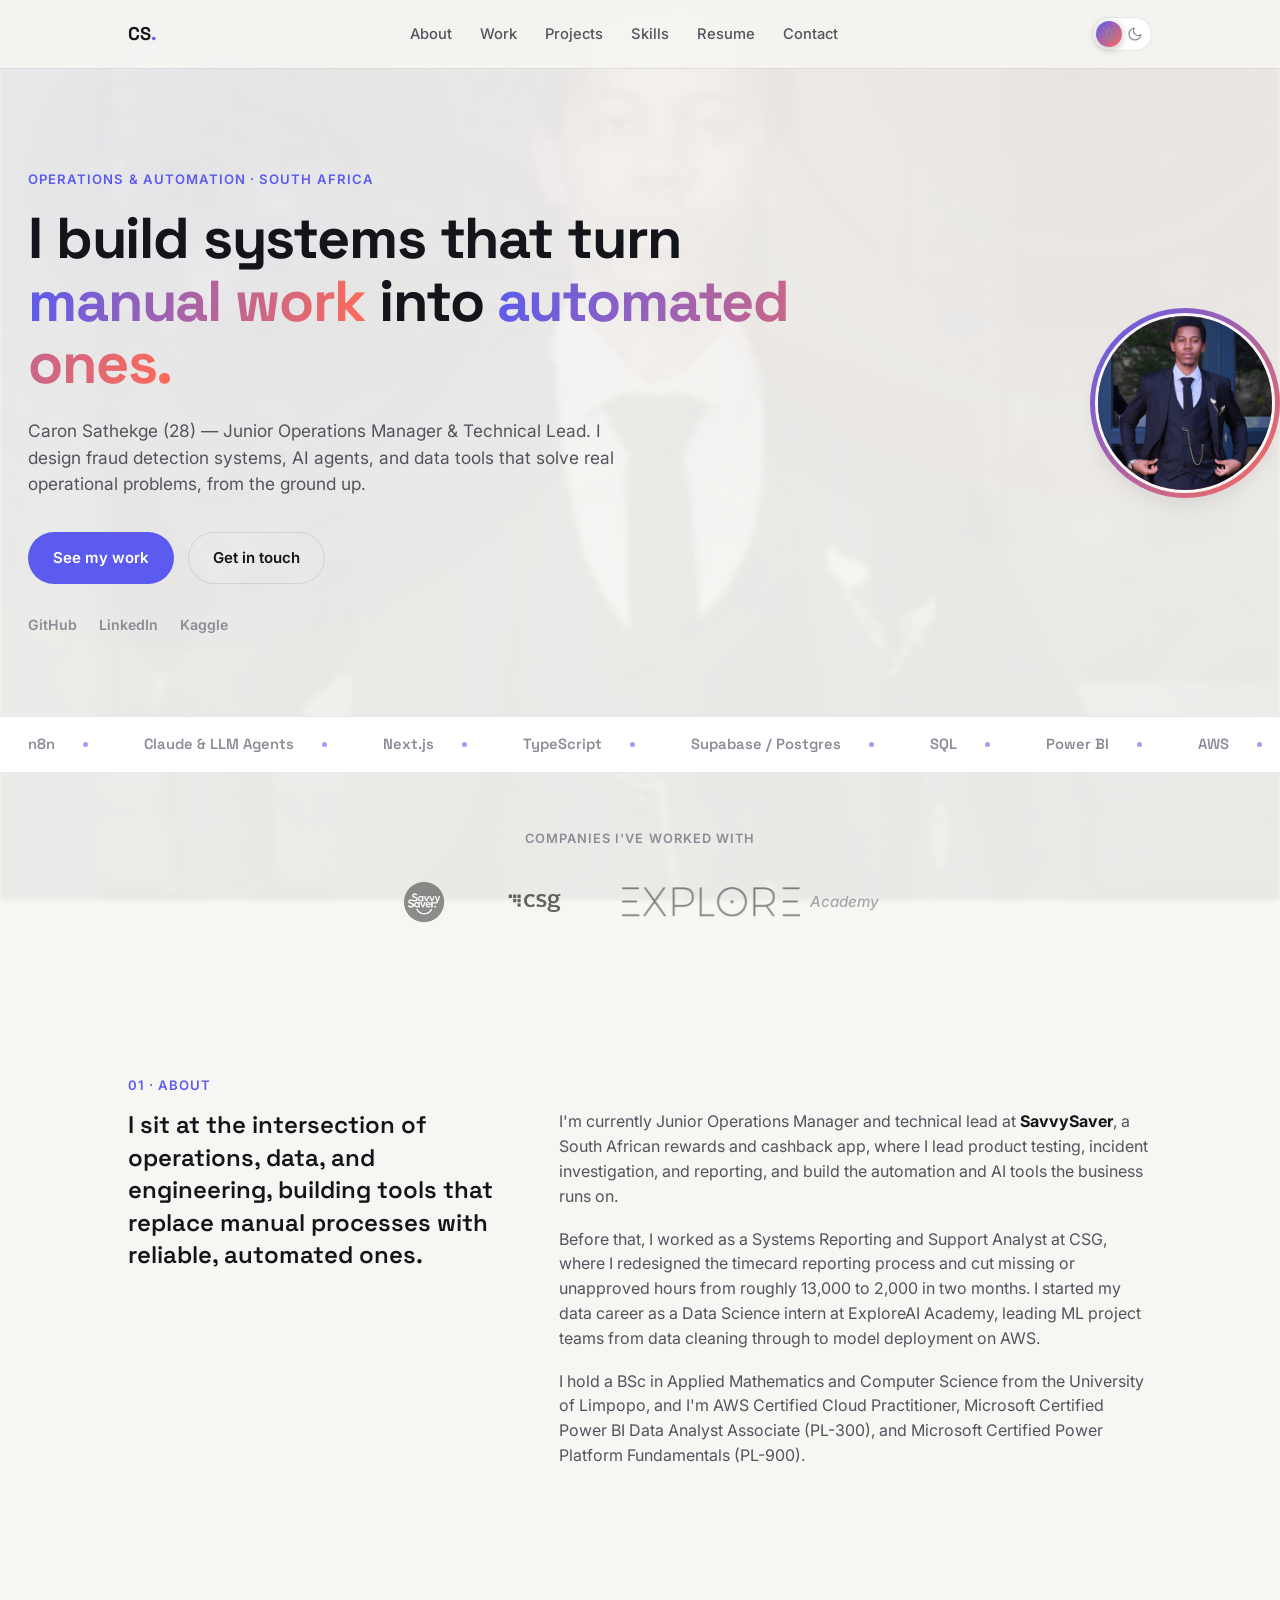
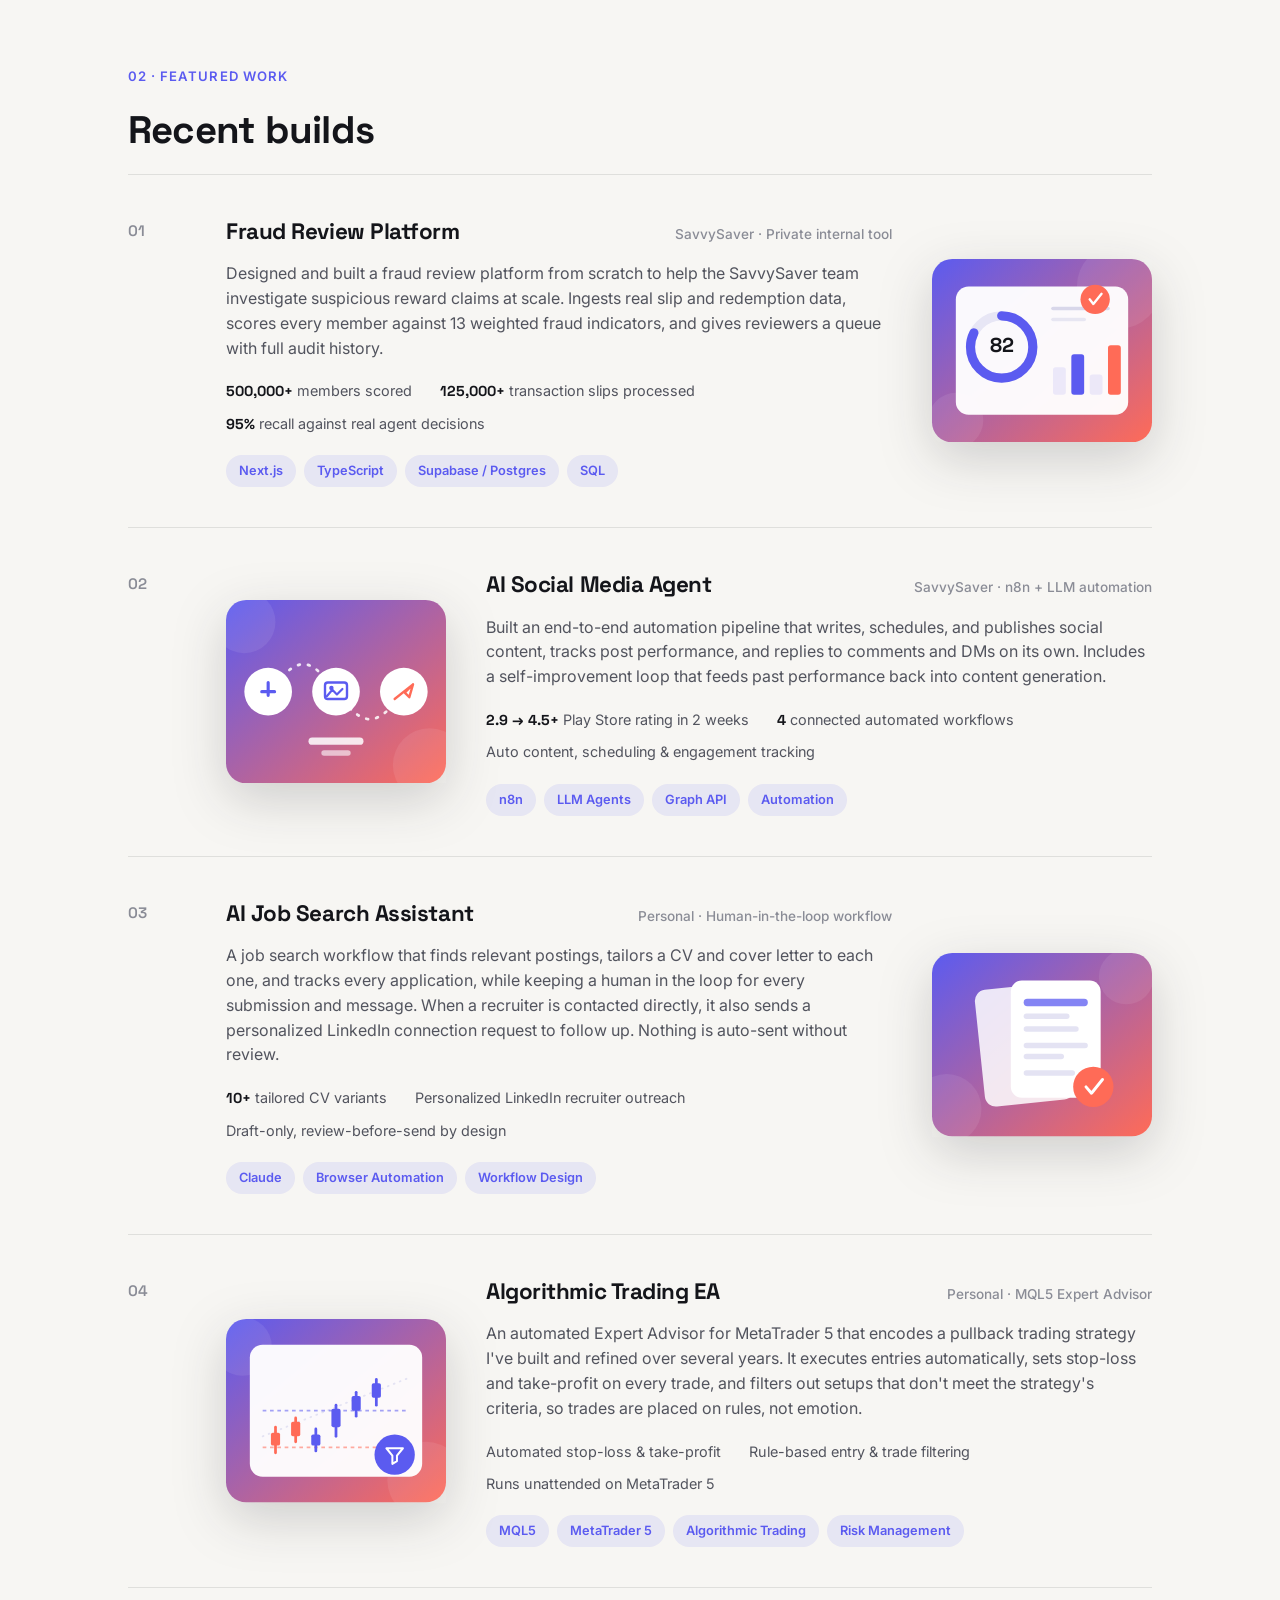
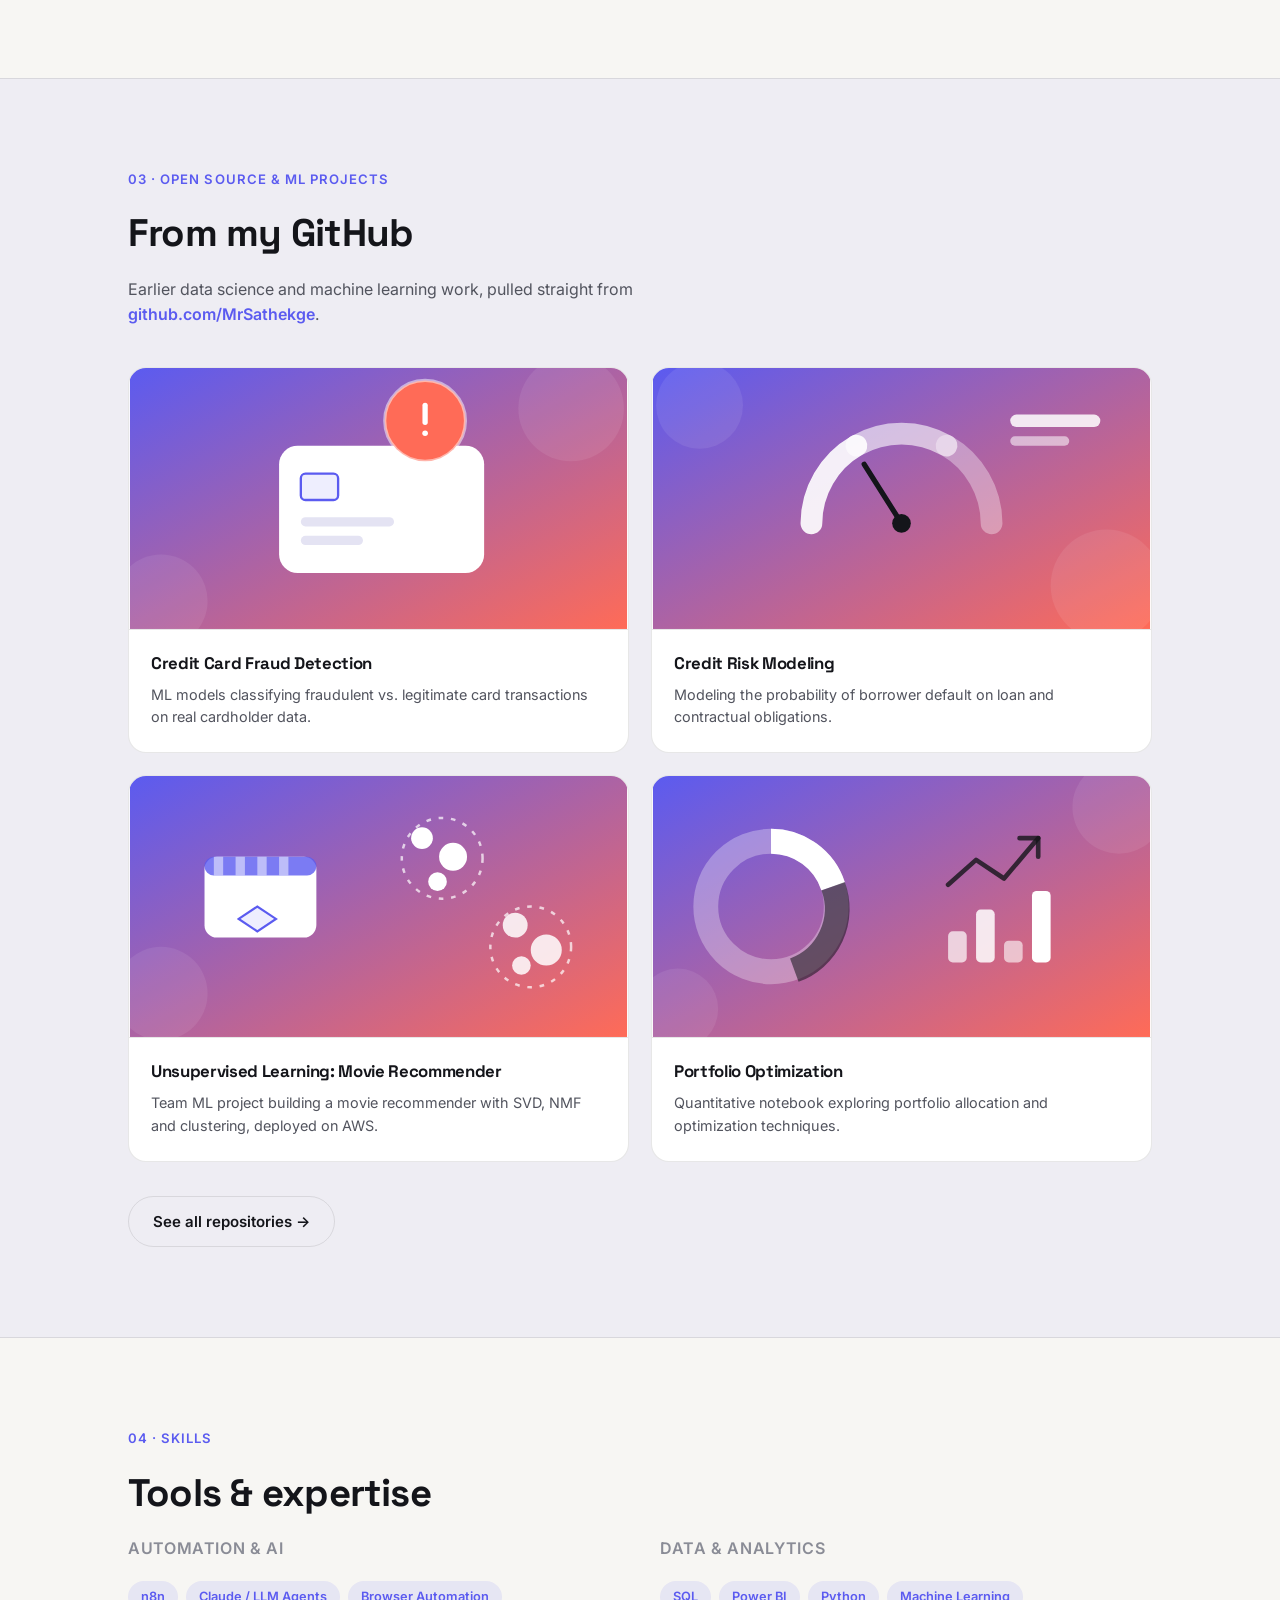
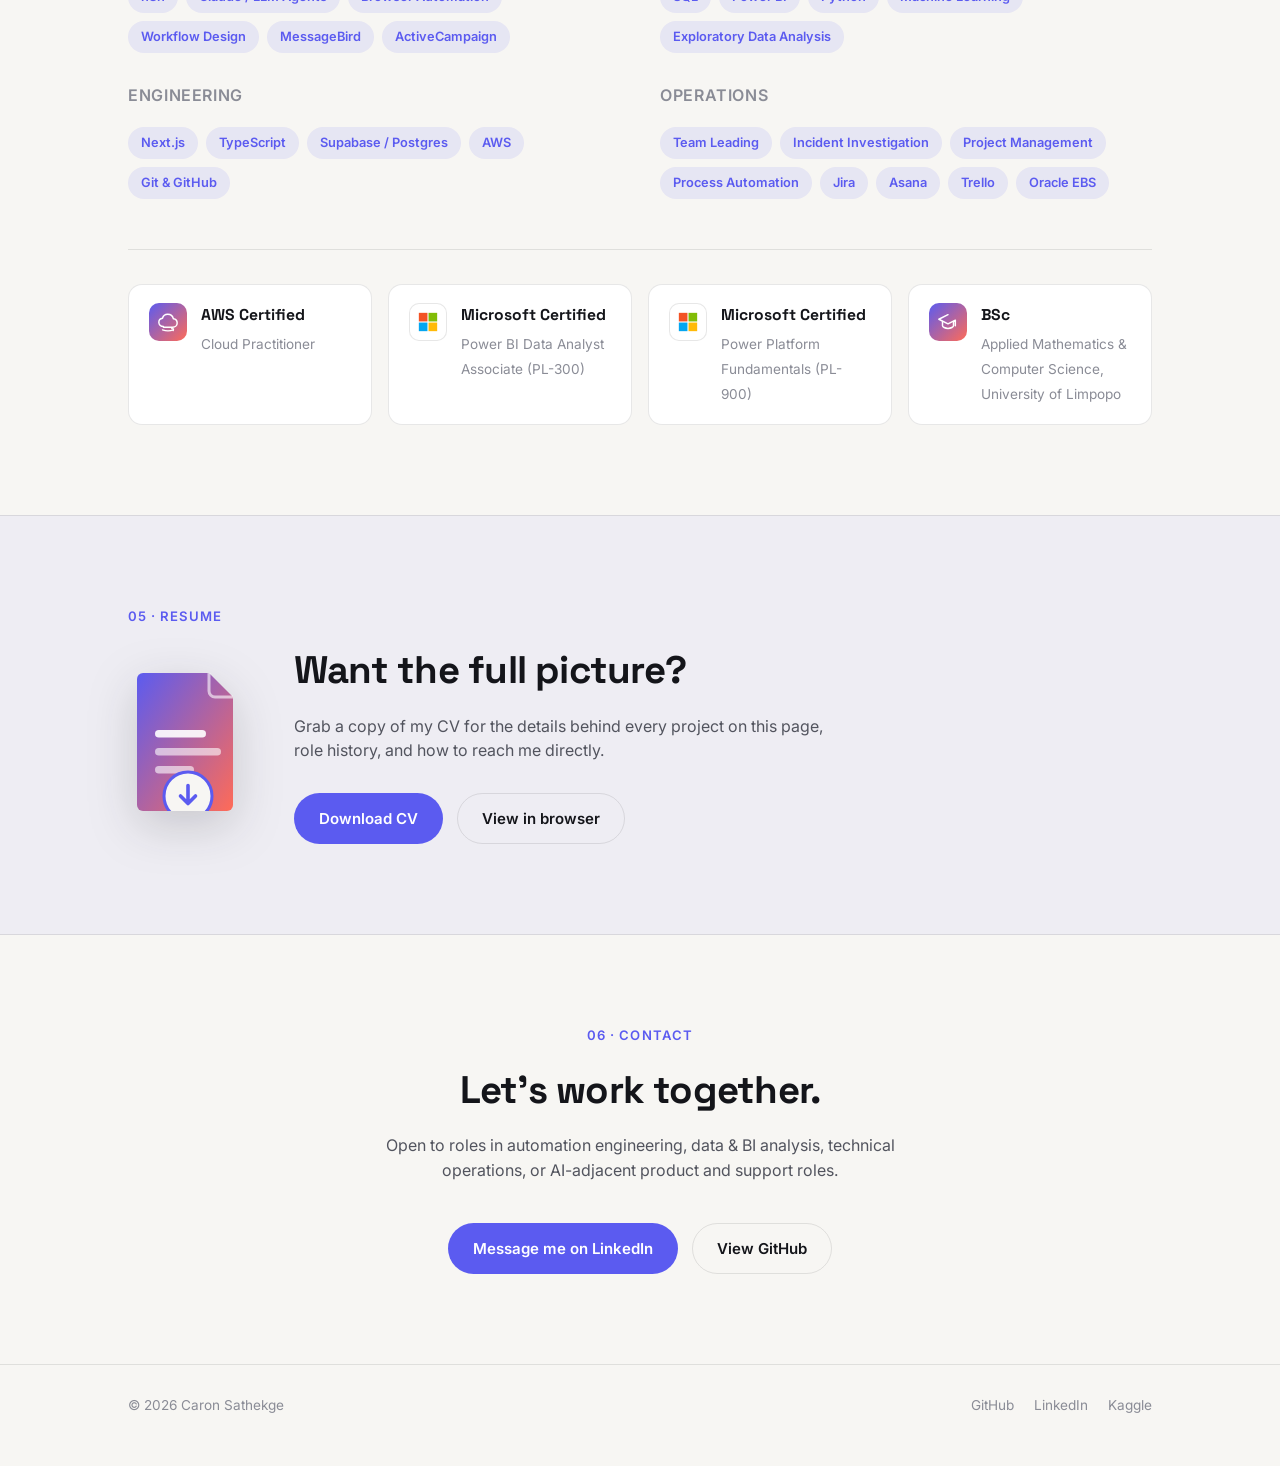
<file: index.html>
<!DOCTYPE html>
<html lang="en">
<head>
<meta charset="UTF-8">
<meta name="viewport" content="width=device-width, initial-scale=1.0">
<title>Caron Sathekge | Automation Engineer, AI &amp; Data Analyst — South Africa</title>
<meta name="description" content="Portfolio of Caron Sathekge, a South Africa-based Operations Manager and Automation Engineer building fraud detection systems, AI agents, and data tools. Experienced in Next.js, n8n, Power BI, SQL, AWS and Claude/LLM automation.">
<meta name="robots" content="index, follow">
<meta name="author" content="Caron Sathekge">
<link rel="canonical" href="https://caron-sathekge-portfolio.vercel.app/">

<meta property="og:type" content="website">
<meta property="og:url" content="https://caron-sathekge-portfolio.vercel.app/">
<meta property="og:title" content="Caron Sathekge | Automation Engineer, AI &amp; Data Analyst">
<meta property="og:description" content="Operations Manager and Automation Engineer building fraud detection systems, AI agents, and data tools. Next.js, n8n, Power BI, SQL, AWS.">
<meta property="og:image" content="https://caron-sathekge-portfolio.vercel.app/assets/caron-profile.jpg">
<meta name="twitter:card" content="summary_large_image">
<meta name="twitter:title" content="Caron Sathekge | Automation Engineer, AI &amp; Data Analyst">
<meta name="twitter:description" content="Operations Manager and Automation Engineer building fraud detection systems, AI agents, and data tools. Next.js, n8n, Power BI, SQL, AWS.">
<meta name="twitter:image" content="https://caron-sathekge-portfolio.vercel.app/assets/caron-profile.jpg">

<link rel="icon" href="assets/caron-profile.jpg">
<link rel="apple-touch-icon" href="assets/caron-profile.jpg">
<link rel="preconnect" href="https://fonts.googleapis.com">
<link rel="preconnect" href="https://fonts.gstatic.com" crossorigin>
<link href="https://fonts.googleapis.com/css2?family=Space+Grotesk:wght@500;600;700&family=Inter:wght@400;500;600;700&display=swap" rel="stylesheet">
<link rel="stylesheet" href="styles.css">
<script type="application/ld+json">
{
  "@context": "https://schema.org",
  "@type": "Person",
  "name": "Caron Sathekge",
  "alternateName": "Matheti Caron Sathekge",
  "url": "https://caron-sathekge-portfolio.vercel.app/",
  "image": "https://caron-sathekge-portfolio.vercel.app/assets/caron-profile.jpg",
  "jobTitle": "Junior Operations Manager & Technical Lead",
  "description": "Operations Manager and Automation Engineer building fraud detection systems, AI agents, and data tools.",
  "address": {
    "@type": "PostalAddress",
    "addressCountry": "South Africa"
  },
  "alumniOf": {
    "@type": "CollegeOrUniversity",
    "name": "University of Limpopo"
  },
  "knowsAbout": ["Automation", "AI Agents", "n8n", "Next.js", "TypeScript", "Power BI", "SQL", "AWS", "Machine Learning", "Fraud Detection"],
  "sameAs": [
    "https://github.com/MrSathekge",
    "https://www.linkedin.com/in/1mrsathekge/",
    "https://www.kaggle.com/caronsathekge"
  ]
}
</script>
</head>
<body>

<div class="bg-photo" aria-hidden="true"></div>
<div class="noise"></div>
<div class="scroll-progress" id="scrollProgress"></div>

<header class="site-header">
  <div class="wrap header-inner">
    <a href="#top" class="logo">CS<span class="dot">.</span></a>
    <nav class="nav" id="nav">
      <a href="#about">About</a>
      <a href="#work">Work</a>
      <a href="#projects">Projects</a>
      <a href="#skills">Skills</a>
      <a href="#resume">Resume</a>
      <a href="#contact">Contact</a>
    </nav>
    <div class="header-actions">
      <button class="theme-switch" id="themeToggle" aria-label="Toggle dark mode" aria-pressed="false">
        <svg class="ts-icon ts-sun" viewBox="0 0 24 24"><path d="M12 4V2M12 22v-2M4.93 4.93 3.51 3.51M20.49 20.49l-1.42-1.42M4 12H2M22 12h-2M4.93 19.07l-1.42 1.42M20.49 3.51l-1.42 1.42M17 12a5 5 0 1 1-10 0 5 5 0 0 1 10 0Z" fill="none" stroke="currentColor" stroke-width="1.8" stroke-linecap="round"/></svg>
        <svg class="ts-icon ts-moon" viewBox="0 0 24 24"><path d="M21 12.79A9 9 0 1 1 11.21 3 7 7 0 0 0 21 12.79Z" fill="none" stroke="currentColor" stroke-width="1.8" stroke-linecap="round" stroke-linejoin="round"/></svg>
        <span class="ts-thumb"></span>
      </button>
      <button class="nav-toggle" id="navToggle" aria-label="Toggle menu">
        <span></span><span></span><span></span>
      </button>
    </div>
  </div>
</header>

<main id="top">

  <!-- HERO -->
  <section class="hero" id="heroSection">
    <div class="hero-glow" id="heroGlow" aria-hidden="true"></div>
    <div class="wrap hero-inner">
      <p class="eyebrow reveal">Operations &amp; Automation &middot; South Africa</p>
      <h1 class="reveal">
        I build systems that turn <span class="grad">manual work</span> into <span class="grad">automated ones.</span>
      </h1>
      <p class="hero-sub reveal">
        Caron Sathekge (28) — Junior Operations Manager &amp; Technical Lead. I design fraud detection systems,
        AI agents, and data tools that solve real operational problems, from the ground up.
      </p>
      <div class="hero-actions reveal">
        <a href="#work" class="btn btn-primary">See my work</a>
        <a href="#contact" class="btn btn-ghost">Get in touch</a>
      </div>
      <div class="hero-links reveal">
        <a href="https://github.com/MrSathekge" target="_blank" rel="noopener">GitHub</a>
        <a href="https://www.linkedin.com/in/1mrsathekge/" target="_blank" rel="noopener">LinkedIn</a>
        <a href="https://www.kaggle.com/caronsathekge" target="_blank" rel="noopener">Kaggle</a>
      </div>
    </div>
    <div class="hero-avatar reveal" aria-hidden="true">
      <div class="avatar-ring">
        <img src="assets/caron-profile.jpg" alt="Caron Sathekge">
      </div>
    </div>
  </section>

  <!-- MARQUEE -->
  <div class="marquee" aria-hidden="true">
    <div class="marquee-track">
      <span>n8n</span><span>Claude &amp; LLM Agents</span><span>Next.js</span><span>TypeScript</span>
      <span>Supabase / Postgres</span><span>SQL</span><span>Power BI</span><span>AWS</span>
      <span>MQL5</span><span>Python</span><span>Machine Learning</span><span>Automation</span>
      <span>Jira</span><span>Asana</span><span>Trello</span><span>Oracle EBS</span>
      <span>MessageBird</span><span>ActiveCampaign</span>
      <span>n8n</span><span>Claude &amp; LLM Agents</span><span>Next.js</span><span>TypeScript</span>
      <span>Supabase / Postgres</span><span>SQL</span><span>Power BI</span><span>AWS</span>
      <span>MQL5</span><span>Python</span><span>Machine Learning</span><span>Automation</span>
      <span>Jira</span><span>Asana</span><span>Trello</span><span>Oracle EBS</span>
      <span>MessageBird</span><span>ActiveCampaign</span>
    </div>
  </div>

  <!-- COMPANIES -->
  <section class="worked-with">
    <div class="wrap">
      <p class="worked-with-label reveal">Companies I've worked with</p>
      <div class="logo-row reveal">
        <div class="wm-item">
          <img src="assets/logos/savvysaver.png" alt="SavvySaver" class="wm-logo wm-logo-mono wm-logo-savvysaver">
        </div>
        <div class="wm-item">
          <img src="assets/logos/csg.png" alt="CSG International" class="wm-logo wm-logo-mono wm-logo-invert">
        </div>
        <div class="wm-item">
          <img src="assets/logos/exploreai.png" alt="ExploreAI Academy" class="wm-logo wm-logo-mono wm-logo-invert">
          <span class="wm-sub">Academy</span>
        </div>
      </div>
    </div>
  </section>

  <!-- ABOUT -->
  <section class="section" id="about">
    <div class="wrap">
      <p class="section-tag reveal">01 &middot; About</p>
      <div class="about-grid">
        <p class="about-lead reveal">
          I sit at the intersection of operations, data, and engineering, building tools
          that replace manual processes with reliable, automated ones.
        </p>
        <div class="about-body reveal">
          <p>
            I'm currently Junior Operations Manager and technical lead at <strong>SavvySaver</strong>,
            a South African rewards and cashback app, where I lead product testing, incident
            investigation, and reporting, and build the automation and AI tools the business runs on.
          </p>
          <p>
            Before that, I worked as a Systems Reporting and Support Analyst at CSG, where I
            redesigned the timecard reporting process and cut missing or unapproved hours from
            roughly 13,000 to 2,000 in two months. I started my data career as a Data Science
            intern at ExploreAI Academy, leading ML project teams from data cleaning through
            to model deployment on AWS.
          </p>
          <p>
            I hold a BSc in Applied Mathematics and Computer Science from the University of
            Limpopo, and I'm AWS Certified Cloud Practitioner, Microsoft Certified Power BI
            Data Analyst Associate (PL-300), and Microsoft Certified Power Platform Fundamentals (PL-900).
          </p>
        </div>
      </div>
    </div>
  </section>

  <!-- FEATURED WORK -->
  <section class="section" id="work">
    <div class="wrap">
      <p class="section-tag reveal">02 &middot; Featured Work</p>
      <h2 class="section-title reveal">Recent builds</h2>

      <div class="work-list">

        <article class="work-item reveal">
          <div class="work-num">01</div>
          <div class="work-body">
            <div class="work-content">
              <div class="work-head">
                <h3>Fraud Review Platform</h3>
                <span class="work-meta">SavvySaver &middot; Private internal tool</span>
              </div>
              <p>
                Designed and built a fraud review platform from scratch to help the SavvySaver team
                investigate suspicious reward claims at scale. Ingests real slip and redemption data,
                scores every member against 13 weighted fraud indicators, and gives reviewers a queue
                with full audit history.
              </p>
              <ul class="work-stats">
                <li><strong><span class="count" data-target="500000" data-suffix="+">0</span></strong> members scored</li>
                <li><strong><span class="count" data-target="125000" data-suffix="+">0</span></strong> transaction slips processed</li>
                <li><strong><span class="count" data-target="95" data-suffix="%">0</span></strong> recall against real agent decisions</li>
              </ul>
              <div class="tag-row">
                <span class="tag">Next.js</span>
                <span class="tag">TypeScript</span>
                <span class="tag">Supabase / Postgres</span>
                <span class="tag">SQL</span>
              </div>
            </div>
            <div class="work-visual" aria-hidden="true">
              <svg viewBox="0 0 240 200" xmlns="http://www.w3.org/2000/svg">
                <defs>
                  <linearGradient id="grad1" x1="0" y1="0" x2="1" y2="1">
                    <stop offset="0%" style="stop-color:var(--accent)"/>
                    <stop offset="100%" style="stop-color:var(--accent-2)"/>
                  </linearGradient>
                </defs>
                <rect x="0" y="0" width="240" height="200" rx="22" fill="url(#grad1)"/>
                <circle cx="204" cy="30" r="46" fill="#ffffff" opacity="0.08"/>
                <circle cx="26" cy="176" r="30" fill="#ffffff" opacity="0.08"/>
                <rect x="26" y="30" width="188" height="140" rx="14" fill="#ffffff" opacity="0.96"/>
                <circle cx="76" cy="96" r="34" fill="none" stroke="#e7e6f5" stroke-width="10"/>
                <circle cx="76" cy="96" r="34" fill="none" stroke="var(--accent)" stroke-width="10" stroke-linecap="round" stroke-dasharray="176 214" transform="rotate(-90 76 96)"/>
                <text x="76" y="102" text-anchor="middle" font-family="Space Grotesk, sans-serif" font-weight="700" font-size="22" fill="#14151a">82</text>
                <rect x="132" y="118" width="14" height="30" rx="3" fill="var(--accent-soft)"/>
                <rect x="152" y="104" width="14" height="44" rx="3" fill="var(--accent)"/>
                <rect x="172" y="126" width="14" height="22" rx="3" fill="var(--accent-soft)"/>
                <rect x="192" y="94" width="14" height="54" rx="3" fill="var(--accent-2)"/>
                <path d="M132 54 h60" stroke="#d8d7ea" stroke-width="4" stroke-linecap="round"/>
                <path d="M132 66 h34" stroke="#e7e6f2" stroke-width="4" stroke-linecap="round"/>
                <path d="M60 56 l10 10 18 -20" fill="none" stroke="var(--accent)" stroke-width="0" />
                <g transform="translate(178,44)">
                  <circle r="16" fill="var(--accent-2)"/>
                  <path d="M-6 0 l4 5 9 -11" fill="none" stroke="#ffffff" stroke-width="2.6" stroke-linecap="round" stroke-linejoin="round"/>
                </g>
              </svg>
            </div>
          </div>
        </article>

        <article class="work-item flip reveal">
          <div class="work-num">02</div>
          <div class="work-body">
            <div class="work-content">
              <div class="work-head">
                <h3>AI Social Media Agent</h3>
                <span class="work-meta">SavvySaver &middot; n8n + LLM automation</span>
              </div>
              <p>
                Built an end-to-end automation pipeline that writes, schedules, and publishes social
                content, tracks post performance, and replies to comments and DMs on its own. Includes
                a self-improvement loop that feeds past performance back into content generation.
              </p>
              <ul class="work-stats">
                <li><strong>2.9 &rarr; 4.5+</strong> Play Store rating in 2 weeks</li>
                <li><strong><span class="count" data-target="4">0</span></strong> connected automated workflows</li>
                <li>Auto content, scheduling &amp; engagement tracking</li>
              </ul>
              <div class="tag-row">
                <span class="tag">n8n</span>
                <span class="tag">LLM Agents</span>
                <span class="tag">Graph API</span>
                <span class="tag">Automation</span>
              </div>
            </div>
            <div class="work-visual" aria-hidden="true">
              <svg viewBox="0 0 240 200" xmlns="http://www.w3.org/2000/svg">
                <defs>
                  <linearGradient id="grad2" x1="0" y1="0" x2="1" y2="1">
                    <stop offset="0%" style="stop-color:var(--accent)"/>
                    <stop offset="100%" style="stop-color:var(--accent-2)"/>
                  </linearGradient>
                </defs>
                <rect x="0" y="0" width="240" height="200" rx="22" fill="url(#grad2)"/>
                <circle cx="20" cy="24" r="34" fill="#ffffff" opacity="0.08"/>
                <circle cx="222" cy="180" r="40" fill="#ffffff" opacity="0.08"/>
                <path d="M46 100 C80 60, 90 60, 120 100 S164 140, 194 100" fill="none" stroke="#ffffff" stroke-width="3" stroke-dasharray="2 9" stroke-linecap="round" opacity="0.85"/>
                <g>
                  <circle cx="46" cy="100" r="26" fill="#ffffff"/>
                  <path d="M46 90 v14 M39 100 h14" stroke="var(--accent)" stroke-width="3.4" stroke-linecap="round"/>
                </g>
                <g>
                  <circle cx="120" cy="100" r="26" fill="#ffffff"/>
                  <rect x="108" y="90" width="24" height="18" rx="3" fill="none" stroke="var(--accent)" stroke-width="2.6"/>
                  <circle cx="115" cy="96" r="2.4" fill="var(--accent)"/>
                  <path d="M110 105 l6 -7 5 5 6 -6" fill="none" stroke="var(--accent)" stroke-width="2.4" stroke-linecap="round" stroke-linejoin="round"/>
                </g>
                <g>
                  <circle cx="194" cy="100" r="26" fill="#ffffff"/>
                  <path d="M184 108 L204 92 M204 92 l-4 14 -5 -5z" fill="none" stroke="var(--accent-2)" stroke-width="2.6" stroke-linecap="round" stroke-linejoin="round"/>
                </g>
                <rect x="90" y="150" width="60" height="8" rx="4" fill="#ffffff" opacity="0.85"/>
                <rect x="104" y="164" width="32" height="6" rx="3" fill="#ffffff" opacity="0.6"/>
              </svg>
            </div>
          </div>
        </article>

        <article class="work-item reveal">
          <div class="work-num">03</div>
          <div class="work-body">
            <div class="work-content">
              <div class="work-head">
                <h3>AI Job Search Assistant</h3>
                <span class="work-meta">Personal &middot; Human-in-the-loop workflow</span>
              </div>
              <p>
                A job search workflow that finds relevant postings, tailors a CV and cover letter to
                each one, and tracks every application, while keeping a human in the loop for every
                submission and message. When a recruiter is contacted directly, it also sends a
                personalized LinkedIn connection request to follow up. Nothing is auto-sent without review.
              </p>
              <ul class="work-stats">
                <li><strong><span class="count" data-target="10" data-suffix="+">0</span></strong> tailored CV variants</li>
                <li>Personalized LinkedIn recruiter outreach</li>
                <li>Draft-only, review-before-send by design</li>
              </ul>
              <div class="tag-row">
                <span class="tag">Claude</span>
                <span class="tag">Browser Automation</span>
                <span class="tag">Workflow Design</span>
              </div>
            </div>
            <div class="work-visual" aria-hidden="true">
              <svg viewBox="0 0 240 200" xmlns="http://www.w3.org/2000/svg">
                <defs>
                  <linearGradient id="grad3" x1="0" y1="0" x2="1" y2="1">
                    <stop offset="0%" style="stop-color:var(--accent)"/>
                    <stop offset="100%" style="stop-color:var(--accent-2)"/>
                  </linearGradient>
                </defs>
                <rect x="0" y="0" width="240" height="200" rx="22" fill="url(#grad3)"/>
                <circle cx="212" cy="26" r="30" fill="#ffffff" opacity="0.08"/>
                <circle cx="16" cy="170" r="38" fill="#ffffff" opacity="0.08"/>
                <rect x="52" y="36" width="98" height="128" rx="12" fill="#ffffff" opacity="0.85" transform="rotate(-6 101 100)"/>
                <rect x="86" y="30" width="98" height="128" rx="12" fill="#ffffff"/>
                <rect x="100" y="50" width="70" height="8" rx="4" fill="var(--accent)" opacity="0.75"/>
                <rect x="100" y="66" width="50" height="6" rx="3" fill="#e4e3f3"/>
                <rect x="100" y="80" width="60" height="6" rx="3" fill="#e4e3f3"/>
                <rect x="100" y="98" width="70" height="6" rx="3" fill="#e4e3f3"/>
                <rect x="100" y="110" width="44" height="6" rx="3" fill="#e4e3f3"/>
                <rect x="100" y="128" width="56" height="6" rx="3" fill="#e4e3f3"/>
                <g transform="translate(176,146)">
                  <circle r="22" fill="var(--accent-2)"/>
                  <path d="M-8 0 l6 7 12 -15" fill="none" stroke="#ffffff" stroke-width="3.2" stroke-linecap="round" stroke-linejoin="round"/>
                </g>
              </svg>
            </div>
          </div>
        </article>

        <article class="work-item flip reveal">
          <div class="work-num">04</div>
          <div class="work-body">
            <div class="work-content">
              <div class="work-head">
                <h3>Algorithmic Trading EA</h3>
                <span class="work-meta">Personal &middot; MQL5 Expert Advisor</span>
              </div>
              <p>
                An automated Expert Advisor for MetaTrader 5 that encodes a pullback trading strategy
                I've built and refined over several years. It executes entries automatically, sets
                stop-loss and take-profit on every trade, and filters out setups that don't meet the
                strategy's criteria, so trades are placed on rules, not emotion.
              </p>
              <ul class="work-stats">
                <li>Automated stop-loss &amp; take-profit</li>
                <li>Rule-based entry &amp; trade filtering</li>
                <li>Runs unattended on MetaTrader 5</li>
              </ul>
              <div class="tag-row">
                <span class="tag">MQL5</span>
                <span class="tag">MetaTrader 5</span>
                <span class="tag">Algorithmic Trading</span>
                <span class="tag">Risk Management</span>
              </div>
            </div>
            <div class="work-visual" aria-hidden="true">
              <svg viewBox="0 0 240 200" xmlns="http://www.w3.org/2000/svg">
                <defs>
                  <linearGradient id="grad4" x1="0" y1="0" x2="1" y2="1">
                    <stop offset="0%" style="stop-color:var(--accent)"/>
                    <stop offset="100%" style="stop-color:var(--accent-2)"/>
                  </linearGradient>
                </defs>
                <rect x="0" y="0" width="240" height="200" rx="22" fill="url(#grad4)"/>
                <circle cx="18" cy="30" r="32" fill="#ffffff" opacity="0.08"/>
                <circle cx="218" cy="176" r="42" fill="#ffffff" opacity="0.08"/>
                <rect x="26" y="28" width="188" height="144" rx="14" fill="#ffffff" opacity="0.96"/>
                <path d="M40 128 L200 64" stroke="#e4e3f3" stroke-width="2" stroke-dasharray="1 6" stroke-linecap="round"/>
                <path d="M40 100 H200" stroke="var(--accent)" stroke-width="2" stroke-dasharray="4 4" opacity="0.55"/>
                <path d="M40 140 H200" stroke="var(--accent-2)" stroke-width="2" stroke-dasharray="4 4" opacity="0.55"/>
                <g stroke-width="3" stroke-linecap="round">
                  <line x1="54" y1="118" x2="54" y2="146" stroke="var(--accent-2)"/>
                  <rect x="49" y="124" width="10" height="14" rx="2" fill="var(--accent-2)"/>
                  <line x1="76" y1="108" x2="76" y2="134" stroke="var(--accent-2)"/>
                  <rect x="71" y="112" width="10" height="16" rx="2" fill="var(--accent-2)"/>
                  <line x1="98" y1="120" x2="98" y2="144" stroke="var(--accent)"/>
                  <rect x="93" y="126" width="10" height="12" rx="2" fill="var(--accent)"/>
                  <line x1="120" y1="94" x2="120" y2="128" stroke="var(--accent)"/>
                  <rect x="115" y="98" width="10" height="20" rx="2" fill="var(--accent)"/>
                  <line x1="142" y1="80" x2="142" y2="106" stroke="var(--accent)"/>
                  <rect x="137" y="84" width="10" height="16" rx="2" fill="var(--accent)"/>
                  <line x1="164" y1="66" x2="164" y2="94" stroke="var(--accent)"/>
                  <rect x="159" y="70" width="10" height="16" rx="2" fill="var(--accent)"/>
                </g>
                <g transform="translate(184,148)">
                  <circle r="22" fill="var(--accent)"/>
                  <path d="M-9 -7 h18 l-6.5 8 v6 l-5 3 v-9 z" fill="none" stroke="#ffffff" stroke-width="2.2" stroke-linejoin="round" stroke-linecap="round"/>
                </g>
              </svg>
            </div>
          </div>
        </article>

      </div>
    </div>
  </section>

  <!-- OPEN SOURCE / EARLIER PROJECTS -->
  <section class="section section-alt" id="projects">
    <div class="wrap">
      <p class="section-tag reveal">03 &middot; Open Source &amp; ML Projects</p>
      <h2 class="section-title reveal">From my GitHub</h2>
      <p class="section-sub reveal">
        Earlier data science and machine learning work, pulled straight from
        <a href="https://github.com/MrSathekge" target="_blank" rel="noopener">github.com/MrSathekge</a>.
      </p>

      <div class="repo-grid">

        <a class="repo-card reveal" href="https://github.com/MrSathekge/Credit_Card_Fraud_Detection" target="_blank" rel="noopener">
          <div class="repo-thumb">
            <svg viewBox="0 0 320 168" xmlns="http://www.w3.org/2000/svg">
              <defs>
                <linearGradient id="rgrad1" x1="0" y1="0" x2="1" y2="1">
                  <stop offset="0%" style="stop-color:var(--accent)"/>
                  <stop offset="100%" style="stop-color:var(--accent-2)"/>
                </linearGradient>
              </defs>
              <rect x="0" y="0" width="320" height="168" fill="url(#rgrad1)"/>
              <circle cx="284" cy="26" r="34" fill="#ffffff" opacity="0.08"/>
              <circle cx="20" cy="150" r="30" fill="#ffffff" opacity="0.08"/>
              <g transform="translate(96,50)">
                <rect x="0" y="0" width="132" height="82" rx="12" fill="#ffffff"/>
                <rect x="14" y="18" width="24" height="17" rx="3" fill="var(--accent-soft)" stroke="var(--accent)" stroke-width="1.5"/>
                <rect x="14" y="46" width="60" height="6" rx="3" fill="#e4e3f3"/>
                <rect x="14" y="58" width="40" height="6" rx="3" fill="#e4e3f3"/>
              </g>
              <g transform="translate(190,34)">
                <circle r="26" fill="var(--accent-2)"/>
                <circle r="26" fill="none" stroke="#ffffff" stroke-width="2" opacity="0.5"/>
                <path d="M0 -10 v11" stroke="#ffffff" stroke-width="3.4" stroke-linecap="round"/>
                <circle cx="0" cy="8" r="1.8" fill="#ffffff"/>
              </g>
            </svg>
          </div>
          <div class="repo-card-body">
            <h4>Credit Card Fraud Detection</h4>
            <p>ML models classifying fraudulent vs. legitimate card transactions on real cardholder data.</p>
          </div>
        </a>

        <a class="repo-card reveal" href="https://github.com/MrSathekge/Credit_Risk_Modeling" target="_blank" rel="noopener">
          <div class="repo-thumb">
            <svg viewBox="0 0 320 168" xmlns="http://www.w3.org/2000/svg">
              <defs>
                <linearGradient id="rgrad2" x1="0" y1="0" x2="1" y2="1">
                  <stop offset="0%" style="stop-color:var(--accent)"/>
                  <stop offset="100%" style="stop-color:var(--accent-2)"/>
                </linearGradient>
              </defs>
              <rect x="0" y="0" width="320" height="168" fill="url(#rgrad2)"/>
              <circle cx="30" cy="24" r="28" fill="#ffffff" opacity="0.08"/>
              <circle cx="292" cy="140" r="36" fill="#ffffff" opacity="0.08"/>
              <g transform="translate(160,100)">
                <path d="M-58 0 A58 58 0 0 1 -29 -50" fill="none" stroke="#ffffff" stroke-width="14" stroke-linecap="round" opacity="0.9"/>
                <path d="M-29 -50 A58 58 0 0 1 29 -50" fill="none" stroke="#ffffff" stroke-width="14" stroke-linecap="round" opacity="0.6"/>
                <path d="M29 -50 A58 58 0 0 1 58 0" fill="none" stroke="#ffffff" stroke-width="14" stroke-linecap="round" opacity="0.35"/>
                <line x1="0" y1="0" x2="-24" y2="-38" stroke="#14151a" stroke-width="3.4" stroke-linecap="round"/>
                <circle r="6" fill="#14151a"/>
              </g>
              <rect x="230" y="30" width="58" height="8" rx="4" fill="#ffffff" opacity="0.85"/>
              <rect x="230" y="44" width="38" height="6" rx="3" fill="#ffffff" opacity="0.55"/>
            </svg>
          </div>
          <div class="repo-card-body">
            <h4>Credit Risk Modeling</h4>
            <p>Modeling the probability of borrower default on loan and contractual obligations.</p>
          </div>
        </a>

        <a class="repo-card reveal" href="https://github.com/MrSathekge/Unsupervised-Learning-Sprint-2207FTDS-Team-JM5" target="_blank" rel="noopener">
          <div class="repo-thumb">
            <svg viewBox="0 0 320 168" xmlns="http://www.w3.org/2000/svg">
              <defs>
                <linearGradient id="rgrad3" x1="0" y1="0" x2="1" y2="1">
                  <stop offset="0%" style="stop-color:var(--accent)"/>
                  <stop offset="100%" style="stop-color:var(--accent-2)"/>
                </linearGradient>
              </defs>
              <rect x="0" y="0" width="320" height="168" fill="url(#rgrad3)"/>
              <circle cx="20" cy="140" r="30" fill="#ffffff" opacity="0.08"/>
              <g transform="translate(48,52)">
                <rect x="0" y="0" width="72" height="52" rx="8" fill="#ffffff"/>
                <rect x="0" y="0" width="72" height="12" rx="6" fill="var(--accent)" opacity="0.8"/>
                <rect x="6" y="0" width="6" height="12" fill="#ffffff" opacity="0.5"/>
                <rect x="20" y="0" width="6" height="12" fill="#ffffff" opacity="0.5"/>
                <rect x="34" y="0" width="6" height="12" fill="#ffffff" opacity="0.5"/>
                <rect x="48" y="0" width="6" height="12" fill="#ffffff" opacity="0.5"/>
                <path d="M22 40 l12 -8 12 8 v0 l-12 8 z" fill="var(--accent-soft)" stroke="var(--accent)" stroke-width="1.4"/>
              </g>
              <g fill="#ffffff">
                <circle cx="188" cy="40" r="7"/>
                <circle cx="208" cy="52" r="9"/>
                <circle cx="198" cy="68" r="6"/>
                <circle cx="248" cy="96" r="8" opacity="0.85"/>
                <circle cx="268" cy="112" r="10" opacity="0.85"/>
                <circle cx="252" cy="122" r="6" opacity="0.85"/>
              </g>
              <circle cx="201" cy="53" r="26" fill="none" stroke="#ffffff" stroke-width="1.6" stroke-dasharray="3 5" opacity="0.7"/>
              <circle cx="258" cy="110" r="26" fill="none" stroke="#ffffff" stroke-width="1.6" stroke-dasharray="3 5" opacity="0.7"/>
            </svg>
          </div>
          <div class="repo-card-body">
            <h4>Unsupervised Learning: Movie Recommender</h4>
            <p>Team ML project building a movie recommender with SVD, NMF and clustering, deployed on AWS.</p>
          </div>
        </a>

        <a class="repo-card reveal" href="https://github.com/MrSathekge/Portfolio_Optimization" target="_blank" rel="noopener">
          <div class="repo-thumb">
            <svg viewBox="0 0 320 168" xmlns="http://www.w3.org/2000/svg">
              <defs>
                <linearGradient id="rgrad4" x1="0" y1="0" x2="1" y2="1">
                  <stop offset="0%" style="stop-color:var(--accent)"/>
                  <stop offset="100%" style="stop-color:var(--accent-2)"/>
                </linearGradient>
              </defs>
              <rect x="0" y="0" width="320" height="168" fill="url(#rgrad4)"/>
              <circle cx="300" cy="20" r="30" fill="#ffffff" opacity="0.08"/>
              <circle cx="16" cy="150" r="26" fill="#ffffff" opacity="0.08"/>
              <g transform="translate(76,84)">
                <circle r="42" fill="none" stroke="#ffffff" stroke-width="16" opacity="0.3"/>
                <path d="M0 -42 A42 42 0 0 1 40 -13" fill="none" stroke="#ffffff" stroke-width="16"/>
                <path d="M40 -13 A42 42 0 0 1 15 41" fill="none" stroke="#14151a" stroke-width="16" opacity="0.55"/>
              </g>
              <g transform="translate(190,120)" stroke-linecap="round">
                <rect x="0" y="-20" width="12" height="20" rx="3" fill="#ffffff" opacity="0.7"/>
                <rect x="18" y="-34" width="12" height="34" rx="3" fill="#ffffff" opacity="0.85"/>
                <rect x="36" y="-14" width="12" height="14" rx="3" fill="#ffffff" opacity="0.6"/>
                <rect x="54" y="-46" width="12" height="46" rx="3" fill="#ffffff"/>
                <path d="M0 -50 L18 -66 L36 -54 L58 -80" fill="none" stroke="#14151a" stroke-width="3" stroke-linecap="round" stroke-linejoin="round" opacity="0.8"/>
                <path d="M46 -80 h12 v12" fill="none" stroke="#14151a" stroke-width="3" stroke-linecap="round" stroke-linejoin="round" opacity="0.8"/>
              </g>
            </svg>
          </div>
          <div class="repo-card-body">
            <h4>Portfolio Optimization</h4>
            <p>Quantitative notebook exploring portfolio allocation and optimization techniques.</p>
          </div>
        </a>

      </div>

      <a href="https://github.com/MrSathekge?tab=repositories" target="_blank" rel="noopener" class="btn btn-ghost see-all">
        See all repositories &rarr;
      </a>
    </div>
  </section>

  <!-- SKILLS -->
  <section class="section" id="skills">
    <div class="wrap">
      <p class="section-tag reveal">04 &middot; Skills</p>
      <h2 class="section-title reveal">Tools &amp; expertise</h2>

      <div class="skills-grid">
        <div class="skill-group reveal">
          <h4>Automation &amp; AI</h4>
          <div class="tag-row">
            <span class="tag">n8n</span>
            <span class="tag">Claude / LLM Agents</span>
            <span class="tag">Browser Automation</span>
            <span class="tag">Workflow Design</span>
            <span class="tag">MessageBird</span>
            <span class="tag">ActiveCampaign</span>
          </div>
        </div>
        <div class="skill-group reveal">
          <h4>Data &amp; Analytics</h4>
          <div class="tag-row">
            <span class="tag">SQL</span>
            <span class="tag">Power BI</span>
            <span class="tag">Python</span>
            <span class="tag">Machine Learning</span>
            <span class="tag">Exploratory Data Analysis</span>
          </div>
        </div>
        <div class="skill-group reveal">
          <h4>Engineering</h4>
          <div class="tag-row">
            <span class="tag">Next.js</span>
            <span class="tag">TypeScript</span>
            <span class="tag">Supabase / Postgres</span>
            <span class="tag">AWS</span>
            <span class="tag">Git &amp; GitHub</span>
          </div>
        </div>
        <div class="skill-group reveal">
          <h4>Operations</h4>
          <div class="tag-row">
            <span class="tag">Team Leading</span>
            <span class="tag">Incident Investigation</span>
            <span class="tag">Project Management</span>
            <span class="tag">Process Automation</span>
            <span class="tag">Jira</span>
            <span class="tag">Asana</span>
            <span class="tag">Trello</span>
            <span class="tag">Oracle EBS</span>
          </div>
        </div>
      </div>

      <div class="cert-row reveal">
        <div class="cert-pill">
          <div class="cert-logo cert-logo-aws" aria-hidden="true">
            <svg viewBox="0 0 24 24"><path d="M7 17c-2.8 0-5-2-5-4.6 0-2.3 1.7-4.1 4-4.5C6.6 5.4 8.9 3.5 11.7 3.5c3 0 5.5 2.1 6.1 4.9 2.4.3 4.2 2.3 4.2 4.7 0 2.6-2.2 4.7-4.9 4.7H7Z" fill="none" stroke="#fff" stroke-width="1.6" stroke-linejoin="round"/><path d="M6 20.5c3.5 1.4 8.5 1.4 12 0" fill="none" stroke="#fff" stroke-width="1.4" stroke-linecap="round"/><path d="M16 19.2l2 .3-.4 2" fill="none" stroke="#fff" stroke-width="1.4" stroke-linecap="round" stroke-linejoin="round"/></svg>
          </div>
          <div class="cert-text">
            <strong>AWS Certified</strong>
            <span>Cloud Practitioner</span>
          </div>
        </div>
        <div class="cert-pill">
          <div class="cert-logo cert-logo-ms" aria-hidden="true">
            <svg viewBox="0 0 24 24">
              <rect x="2" y="2" width="9.4" height="9.4" fill="#F35325"/>
              <rect x="12.6" y="2" width="9.4" height="9.4" fill="#81BC06"/>
              <rect x="2" y="12.6" width="9.4" height="9.4" fill="#05A6F0"/>
              <rect x="12.6" y="12.6" width="9.4" height="9.4" fill="#FFBA08"/>
            </svg>
          </div>
          <div class="cert-text">
            <strong>Microsoft Certified</strong>
            <span>Power BI Data Analyst Associate (PL-300)</span>
          </div>
        </div>
        <div class="cert-pill">
          <div class="cert-logo cert-logo-ms" aria-hidden="true">
            <svg viewBox="0 0 24 24">
              <rect x="2" y="2" width="9.4" height="9.4" fill="#F35325"/>
              <rect x="12.6" y="2" width="9.4" height="9.4" fill="#81BC06"/>
              <rect x="2" y="12.6" width="9.4" height="9.4" fill="#05A6F0"/>
              <rect x="12.6" y="12.6" width="9.4" height="9.4" fill="#FFBA08"/>
            </svg>
          </div>
          <div class="cert-text">
            <strong>Microsoft Certified</strong>
            <span>Power Platform Fundamentals (PL-900)</span>
          </div>
        </div>
        <div class="cert-pill">
          <div class="cert-logo cert-logo-edu" aria-hidden="true">
            <svg viewBox="0 0 24 24"><path d="M12 4 2 9l10 5 8-4v6" fill="none" stroke="#fff" stroke-width="1.6" stroke-linecap="round" stroke-linejoin="round"/><path d="M6 11.5V16c0 1.4 2.7 3 6 3s6-1.6 6-3v-4.5" fill="none" stroke="#fff" stroke-width="1.6" stroke-linecap="round" stroke-linejoin="round"/></svg>
          </div>
          <div class="cert-text">
            <strong>BSc</strong>
            <span>Applied Mathematics &amp; Computer Science, University of Limpopo</span>
          </div>
        </div>
      </div>
    </div>
  </section>

  <!-- RESUME -->
  <section class="section section-alt" id="resume">
    <div class="wrap">
      <p class="section-tag reveal">05 &middot; Resume</p>
      <div class="resume-panel reveal">
        <div class="resume-icon" aria-hidden="true">
          <svg viewBox="0 0 80 96" xmlns="http://www.w3.org/2000/svg">
            <defs>
              <linearGradient id="cvgrad" x1="0" y1="0" x2="1" y2="1">
                <stop offset="0%" style="stop-color:var(--accent)"/>
                <stop offset="100%" style="stop-color:var(--accent-2)"/>
              </linearGradient>
            </defs>
            <path d="M10 4h44l16 16v72a4 4 0 0 1-4 4H10a4 4 0 0 1-4-4V8a4 4 0 0 1 4-4Z" fill="url(#cvgrad)"/>
            <path d="M54 4v12a4 4 0 0 0 4 4h12" fill="none" stroke="#ffffff" stroke-width="2" opacity="0.6"/>
            <rect x="18" y="42" width="34" height="5" rx="2.5" fill="#ffffff" opacity="0.9"/>
            <rect x="18" y="54" width="44" height="5" rx="2.5" fill="#ffffff" opacity="0.6"/>
            <rect x="18" y="66" width="26" height="5" rx="2.5" fill="#ffffff" opacity="0.6"/>
            <g transform="translate(40,86)">
              <circle r="16" fill="var(--bg)"/>
              <circle r="16" fill="none" stroke="var(--accent)" stroke-width="2"/>
              <path d="M0 -7 v11 M-5 0 l5 5 5 -5" fill="none" stroke="var(--accent)" stroke-width="2.4" stroke-linecap="round" stroke-linejoin="round"/>
            </g>
          </svg>
        </div>
        <div class="resume-content">
          <h2 class="section-title">Want the full picture?</h2>
          <p class="section-sub">
            Grab a copy of my CV for the details behind every project on this page, role history,
            and how to reach me directly.
          </p>
          <div class="resume-actions">
            <a href="assets/Caron_Sathekge_CV.pdf" download class="btn btn-primary">Download CV</a>
            <a href="assets/Caron_Sathekge_CV.pdf" target="_blank" rel="noopener" class="btn btn-ghost">View in browser</a>
          </div>
        </div>
      </div>
    </div>
  </section>

  <!-- CONTACT -->
  <section class="section contact" id="contact">
    <div class="wrap contact-inner">
      <p class="section-tag reveal">06 &middot; Contact</p>
      <h2 class="section-title reveal">Let's work together.</h2>
      <p class="section-sub reveal">
        Open to roles in automation engineering, data &amp; BI analysis, technical operations,
        or AI-adjacent product and support roles.
      </p>
      <div class="contact-actions reveal">
        <a href="https://www.linkedin.com/in/1mrsathekge/" target="_blank" rel="noopener" class="btn btn-primary">Message me on LinkedIn</a>
        <a href="https://github.com/MrSathekge" target="_blank" rel="noopener" class="btn btn-ghost">View GitHub</a>
      </div>
      <!-- Add a personal contact email here when ready, e.g. <a href="mailto:you@example.com">you@example.com</a> -->
    </div>
  </section>

</main>

<footer class="site-footer">
  <div class="wrap footer-inner">
    <span>&copy; <span id="year"></span> Caron Sathekge</span>
    <div class="footer-links">
      <a href="https://github.com/MrSathekge" target="_blank" rel="noopener">GitHub</a>
      <a href="https://www.linkedin.com/in/1mrsathekge/" target="_blank" rel="noopener">LinkedIn</a>
      <a href="https://www.kaggle.com/caronsathekge" target="_blank" rel="noopener">Kaggle</a>
    </div>
  </div>
</footer>

<button class="scroll-top" id="scrollTop" aria-label="Scroll to top">
  <svg viewBox="0 0 24 24" width="20" height="20"><path d="M12 19V5M5 12l7-7 7 7" fill="none" stroke="currentColor" stroke-width="2.2" stroke-linecap="round" stroke-linejoin="round"/></svg>
</button>

<script src="script.js"></script>
</body>
</html>
</file>
<file: styles.css>
/* ---------- tokens ---------- */
:root {
  --bg: #f7f6f3;
  --bg-alt: #ffffff;
  --ink: #14151a;
  --ink-soft: #52545e;
  --ink-faint: #8a8c96;
  --line: rgba(20, 21, 26, 0.1);
  --accent: #5b5bf0;
  --accent-2: #ff6b57;
  --accent-soft: rgba(91, 91, 240, 0.1);
  --card: #ffffff;
  --shadow: 0 12px 30px -14px rgba(20, 21, 26, 0.16);
  --radius: 18px;
  --font-display: 'Space Grotesk', 'Inter', sans-serif;
  --font-body: 'Inter', sans-serif;
}

:root[data-theme="dark"] {
  --bg: #101014;
  --bg-alt: #0b0b0e;
  --ink: #f3f3f5;
  --ink-soft: #b5b6c0;
  --ink-faint: #74757f;
  --line: rgba(255, 255, 255, 0.1);
  --accent: #8f8fff;
  --accent-2: #ff8a76;
  --accent-soft: rgba(143, 143, 255, 0.14);
  --card: #16161c;
  --shadow: 0 20px 40px -18px rgba(0, 0, 0, 0.6);
}

@media (prefers-color-scheme: dark) {
  :root:not([data-theme="light"]) {
    --bg: #101014;
    --bg-alt: #0b0b0e;
    --ink: #f3f3f5;
    --ink-soft: #b5b6c0;
    --ink-faint: #74757f;
    --line: rgba(255, 255, 255, 0.1);
    --accent: #8f8fff;
    --accent-2: #ff8a76;
    --accent-soft: rgba(143, 143, 255, 0.14);
    --card: #16161c;
    --shadow: 0 20px 40px -18px rgba(0, 0, 0, 0.6);
  }
}

* { box-sizing: border-box; }
html { scroll-behavior: smooth; }

body {
  margin: 0;
  background: var(--bg);
  color: var(--ink);
  font-family: var(--font-body);
  line-height: 1.55;
  -webkit-font-smoothing: antialiased;
  transition: background 0.3s ease, color 0.3s ease;
  overflow-x: hidden;
}

h1, h2, h3, h4 {
  font-family: var(--font-display);
  margin: 0;
  letter-spacing: -0.02em;
  color: var(--ink);
}

p { margin: 0; color: var(--ink-soft); }
a { color: inherit; text-decoration: none; }

.wrap {
  max-width: 1080px;
  margin: 0 auto;
  padding: 0 28px;
}

.bg-photo {
  position: fixed;
  inset: 0;
  z-index: -1;
  pointer-events: none;
  background-image: url('assets/caron-profile.jpg');
  background-size: cover;
  background-position: center 15%;
  opacity: 0.055;
  filter: grayscale(70%) blur(2px);
  transition: opacity 0.3s ease;
}
:root[data-theme="dark"] .bg-photo {
  opacity: 0.07;
  filter: grayscale(85%) blur(2px);
}

.noise {
  position: fixed;
  inset: 0;
  pointer-events: none;
  z-index: 0;
  opacity: 0.4;
  background-image: radial-gradient(circle at 15% 20%, var(--accent-soft), transparent 40%),
                     radial-gradient(circle at 85% 0%, rgba(255,107,87,0.08), transparent 45%);
}

/* ---------- scroll progress ---------- */
.scroll-progress {
  position: fixed;
  top: 0;
  left: 0;
  height: 3px;
  width: 0%;
  background: linear-gradient(90deg, var(--accent), var(--accent-2));
  z-index: 100;
  transition: width 0.1s linear;
}

/* ---------- header ---------- */
.site-header {
  position: sticky;
  top: 0;
  z-index: 50;
  backdrop-filter: blur(14px);
  background: color-mix(in srgb, var(--bg) 78%, transparent);
  border-bottom: 1px solid var(--line);
}

.header-inner {
  display: flex;
  align-items: center;
  justify-content: space-between;
  height: 68px;
}

.logo {
  font-family: var(--font-display);
  font-weight: 700;
  font-size: 1.15rem;
}
.logo .dot { color: var(--accent); }

.nav {
  display: flex;
  gap: 28px;
}
.nav a {
  font-size: 0.92rem;
  font-weight: 500;
  color: var(--ink-soft);
  transition: color 0.2s ease;
}
.nav a:hover { color: var(--ink); }

.header-actions {
  display: flex;
  align-items: center;
  gap: 10px;
}

.theme-switch {
  position: relative;
  width: 60px;
  height: 34px;
  border-radius: 999px;
  border: 1px solid var(--line);
  background: var(--card);
  cursor: pointer;
  display: flex;
  align-items: center;
  justify-content: space-between;
  padding: 0 8px;
  flex-shrink: 0;
  -webkit-tap-highlight-color: transparent;
}
.ts-icon {
  width: 16px;
  height: 16px;
  color: var(--ink-faint);
  position: relative;
  z-index: 1;
  pointer-events: none;
}
.ts-thumb {
  position: absolute;
  top: 3px;
  left: 3px;
  width: 26px;
  height: 26px;
  border-radius: 50%;
  background: linear-gradient(135deg, var(--accent), var(--accent-2));
  box-shadow: 0 2px 8px rgba(20, 21, 26, 0.28);
  transition: transform 0.3s cubic-bezier(.4,0,.2,1);
}
:root[data-theme="dark"] .theme-switch .ts-thumb {
  transform: translateX(26px);
}

.nav-toggle {
  display: none;
  width: 38px;
  height: 38px;
  border-radius: 50%;
  border: 1px solid var(--line);
  background: var(--card);
  cursor: pointer;
  flex-direction: column;
  align-items: center;
  justify-content: center;
  gap: 4px;
}
.nav-toggle span {
  width: 16px;
  height: 1.5px;
  background: var(--ink);
  display: block;
}

/* ---------- buttons ---------- */
.btn {
  display: inline-flex;
  align-items: center;
  gap: 8px;
  padding: 13px 24px;
  border-radius: 999px;
  font-weight: 600;
  font-size: 0.94rem;
  border: 1px solid transparent;
  transition: transform 0.2s ease, background 0.2s ease, border-color 0.2s ease;
}
.btn:hover { transform: translateY(-2px); }
.btn-primary {
  background: var(--ink);
  color: var(--bg);
}
:root[data-theme="dark"] .btn-primary,
@media (prefers-color-scheme: dark) { }
.btn-primary { background: var(--accent); color: #fff; }
.btn-ghost {
  border-color: var(--line);
  color: var(--ink);
  background: transparent;
}
.btn-ghost:hover { border-color: var(--accent); }

/* ---------- hero ---------- */
.hero {
  position: relative;
  padding: 100px 0 80px;
  display: flex;
  align-items: center;
  gap: 40px;
  z-index: 1;
  overflow: hidden;
}
.hero-glow {
  position: absolute;
  inset: 0;
  z-index: -1;
  pointer-events: none;
  background: radial-gradient(480px circle at var(--gx, 50%) var(--gy, 30%), var(--accent-soft), transparent 65%);
  opacity: 0;
  transition: opacity 0.4s ease;
}
.hero:hover .hero-glow { opacity: 1; }
.hero-inner { flex: 1; }

.eyebrow {
  font-size: 0.82rem;
  font-weight: 600;
  letter-spacing: 0.08em;
  text-transform: uppercase;
  color: var(--accent);
  margin-bottom: 18px;
}

.hero h1 {
  font-size: clamp(2.2rem, 5vw, 3.6rem);
  line-height: 1.08;
  max-width: 850px;
  font-weight: 700;
}
.grad {
  background: linear-gradient(100deg, var(--accent), var(--accent-2));
  -webkit-background-clip: text;
  background-clip: text;
  color: transparent;
}

.hero-sub {
  margin-top: 24px;
  font-size: 1.08rem;
  max-width: 620px;
}

.hero-actions {
  display: flex;
  gap: 14px;
  margin-top: 34px;
  flex-wrap: wrap;
}

.hero-links {
  display: flex;
  gap: 22px;
  margin-top: 30px;
}
.hero-links a {
  font-size: 0.88rem;
  font-weight: 600;
  color: var(--ink-faint);
  border-bottom: 1px solid transparent;
}
.hero-links a:hover { color: var(--ink); border-color: var(--ink); }

.hero-avatar { flex-shrink: 0; }
.avatar-ring {
  width: 190px;
  height: 190px;
  border-radius: 50%;
  background: linear-gradient(135deg, var(--accent), var(--accent-2));
  display: grid;
  place-items: center;
  box-shadow: var(--shadow);
  padding: 5px;
}
.avatar-ring img {
  width: 100%;
  height: 100%;
  object-fit: cover;
  border-radius: 50%;
  display: block;
  border: 3px solid var(--bg);
}
.avatar-ring span {
  font-family: var(--font-display);
  font-size: 3rem;
  font-weight: 700;
  color: #fff;
}

/* ---------- sections ---------- */
.section {
  padding: 90px 0;
  position: relative;
  z-index: 1;
}
.section-alt {
  background: color-mix(in srgb, var(--accent) 6%, var(--bg));
  border-top: 1px solid var(--line);
  border-bottom: 1px solid var(--line);
}
.section-tag {
  font-size: 0.82rem;
  font-weight: 600;
  letter-spacing: 0.08em;
  text-transform: uppercase;
  color: var(--accent);
  margin-bottom: 14px;
}
.section-title {
  font-size: clamp(1.7rem, 3.4vw, 2.4rem);
  margin-bottom: 14px;
}
.section-sub {
  max-width: 560px;
  margin-bottom: 40px;
}
.section-sub a { color: var(--accent); font-weight: 600; }

/* about */
.about-grid {
  display: grid;
  grid-template-columns: 0.9fr 1.4fr;
  gap: 50px;
}
.about-lead {
  font-family: var(--font-display);
  font-size: 1.5rem;
  color: var(--ink);
  font-weight: 600;
  line-height: 1.35;
}
.about-body p { margin-bottom: 18px; }
.about-body strong { color: var(--ink); }

/* work list */
.work-list {
  display: flex;
  flex-direction: column;
  gap: 0;
}
.work-item {
  display: grid;
  grid-template-columns: 70px 1fr;
  gap: 28px;
  padding: 40px 0;
  border-top: 1px solid var(--line);
  position: relative;
  transition: transform 0.35s ease, opacity 0.35s ease, filter 0.35s ease;
}
.work-item:last-child { border-bottom: 1px solid var(--line); }

@media (hover: hover) and (pointer: fine) {
  .work-list:hover .work-item {
    opacity: 0.5;
    filter: blur(1.5px);
  }
  .work-list:hover .work-item:hover {
    opacity: 1;
    filter: blur(0);
    transform: scale(1.02);
    z-index: 2;
    background: var(--card);
    border-radius: var(--radius);
    border-top-color: transparent;
    box-shadow: var(--shadow);
  }
}
.work-num {
  font-family: var(--font-display);
  font-size: 0.95rem;
  color: var(--ink-faint);
  font-weight: 600;
  padding-top: 4px;
}
.work-head {
  display: flex;
  align-items: baseline;
  justify-content: space-between;
  gap: 16px;
  flex-wrap: wrap;
  margin-bottom: 12px;
}
.work-head h3 {
  font-size: 1.4rem;
}
.work-meta {
  font-size: 0.85rem;
  color: var(--ink-faint);
  font-weight: 500;
  white-space: nowrap;
}
.work-body {
  display: flex;
  align-items: center;
  gap: 40px;
}
.work-item.flip .work-body {
  flex-direction: row-reverse;
}
.work-content { flex: 1 1 auto; min-width: 0; }
.work-content p { max-width: 700px; }
.work-visual {
  flex: 0 0 220px;
  width: 220px;
}
.work-visual svg {
  width: 100%;
  height: auto;
  display: block;
  filter: drop-shadow(0 16px 26px rgba(20, 21, 26, 0.18));
}
.work-stats {
  list-style: none;
  margin: 20px 0 0;
  padding: 0;
  display: flex;
  flex-wrap: wrap;
  gap: 10px 28px;
}
.work-stats li {
  font-size: 0.9rem;
  color: var(--ink-soft);
}
.work-stats strong {
  color: var(--ink);
  font-family: var(--font-display);
}
.tag-row {
  display: flex;
  flex-wrap: wrap;
  gap: 8px;
  margin-top: 20px;
}
.tag {
  font-size: 0.8rem;
  font-weight: 600;
  padding: 6px 13px;
  border-radius: 999px;
  background: var(--accent-soft);
  color: var(--accent);
}

/* repo grid */
.repo-grid {
  display: grid;
  grid-template-columns: repeat(2, 1fr);
  gap: 22px;
}
.repo-card {
  background: var(--card);
  border: 1px solid var(--line);
  border-radius: var(--radius);
  overflow: hidden;
  display: block;
  transition: transform 0.25s ease, box-shadow 0.25s ease, border-color 0.25s ease;
}
.repo-card:hover {
  transform: translateY(-4px);
  box-shadow: var(--shadow);
  border-color: var(--accent);
}
.repo-thumb {
  position: relative;
  aspect-ratio: 1200 / 630;
  display: flex;
  align-items: center;
  justify-content: center;
  border-bottom: 1px solid var(--line);
  overflow: hidden;
}
.repo-thumb svg {
  width: 100%;
  height: 100%;
  display: block;
}
.repo-card:hover .repo-thumb svg {
  transform: scale(1.03);
  transition: transform 0.4s ease;
}
.repo-card-body { padding: 20px 22px 24px; }
.repo-card-body h4 {
  font-size: 1.05rem;
  margin-bottom: 8px;
}
.repo-card-body p {
  font-size: 0.9rem;
}
.see-all { margin-top: 34px; }

/* skills */
.skills-grid {
  display: grid;
  grid-template-columns: repeat(2, 1fr);
  gap: 30px 40px;
  margin-bottom: 50px;
}
.skill-group h4 {
  font-size: 1rem;
  margin-bottom: 16px;
  color: var(--ink-faint);
  font-weight: 600;
  text-transform: uppercase;
  letter-spacing: 0.04em;
  font-family: var(--font-body);
}

.cert-row {
  display: flex;
  flex-wrap: wrap;
  gap: 16px;
  padding-top: 34px;
  border-top: 1px solid var(--line);
}
.cert-pill {
  flex: 1 1 220px;
  background: var(--card);
  border: 1px solid var(--line);
  border-radius: 14px;
  padding: 18px 20px;
  display: flex;
  align-items: flex-start;
  gap: 14px;
}
.cert-logo {
  flex: 0 0 38px;
  width: 38px;
  height: 38px;
  border-radius: 10px;
  display: flex;
  align-items: center;
  justify-content: center;
  overflow: hidden;
}
.cert-logo svg { width: 22px; height: 22px; }
.cert-logo-aws,
.cert-logo-edu {
  background: linear-gradient(135deg, var(--accent), var(--accent-2));
}
.cert-logo-ms {
  background: #ffffff;
  border: 1px solid var(--line);
  padding: 7px;
}
.cert-logo-ms svg { width: 100%; height: 100%; }
.cert-text { min-width: 0; }
.cert-pill strong {
  display: block;
  font-family: var(--font-display);
  font-size: 0.98rem;
  margin-bottom: 4px;
}
.cert-pill span {
  font-size: 0.85rem;
  color: var(--ink-faint);
}

/* resume */
.resume-panel {
  display: flex;
  align-items: center;
  gap: 46px;
}
.resume-icon {
  flex: 0 0 120px;
  width: 120px;
}
.resume-icon svg {
  width: 100%;
  height: auto;
  filter: drop-shadow(0 14px 24px rgba(20, 21, 26, 0.18));
}
.resume-content { flex: 1 1 auto; }
.resume-content .section-title { margin-bottom: 14px; }
.resume-content .section-sub { margin-bottom: 30px; }
.resume-actions {
  display: flex;
  gap: 14px;
  flex-wrap: wrap;
}

/* contact */
.contact { text-align: center; }
.contact-inner { display: flex; flex-direction: column; align-items: center; }
.contact .section-sub { margin-left: auto; margin-right: auto; }
.contact-actions {
  display: flex;
  gap: 14px;
  flex-wrap: wrap;
  justify-content: center;
}

/* footer */
.site-footer {
  border-top: 1px solid var(--line);
  padding: 30px 0 50px;
}
.footer-inner {
  display: flex;
  justify-content: space-between;
  align-items: center;
  flex-wrap: wrap;
  gap: 14px;
  font-size: 0.85rem;
  color: var(--ink-faint);
}
.footer-links { display: flex; gap: 20px; }
.footer-links a:hover { color: var(--ink); }

/* ---------- scroll to top ---------- */
.scroll-top {
  position: fixed;
  right: 20px;
  bottom: 20px;
  bottom: calc(20px + env(safe-area-inset-bottom));
  width: 46px;
  height: 46px;
  border-radius: 50%;
  border: none;
  background: linear-gradient(135deg, var(--accent), var(--accent-2));
  color: #fff;
  display: flex;
  align-items: center;
  justify-content: center;
  box-shadow: var(--shadow);
  cursor: pointer;
  z-index: 60;
  opacity: 0;
  visibility: hidden;
  transform: translateY(12px);
  transition: opacity 0.25s ease, transform 0.25s ease, visibility 0.25s;
}
.scroll-top.visible {
  opacity: 1;
  visibility: visible;
  transform: translateY(0);
}
.scroll-top:hover { transform: translateY(-3px); }

/* ---------- reveal animation ---------- */
.reveal {
  opacity: 0;
  transform: translateY(16px);
  transition: opacity 0.6s ease, transform 0.6s ease;
}
.reveal.in {
  opacity: 1;
  transform: translateY(0);
}
.hero-inner .reveal:nth-child(1) { transition-delay: 0s; }
.hero-inner .reveal:nth-child(2) { transition-delay: 0.08s; }
.hero-inner .reveal:nth-child(3) { transition-delay: 0.16s; }
.hero-inner .reveal:nth-child(4) { transition-delay: 0.24s; }
.hero-inner .reveal:nth-child(5) { transition-delay: 0.32s; }
.hero-avatar.reveal { transition-delay: 0.2s; }

/* ---------- marquee ---------- */
.marquee {
  border-top: 1px solid var(--line);
  border-bottom: 1px solid var(--line);
  overflow: hidden;
  background: var(--bg-alt);
  position: relative;
  z-index: 1;
}
.marquee-track {
  display: flex;
  width: max-content;
  animation: marquee-scroll 34s linear infinite;
}
.marquee-track span {
  display: inline-flex;
  align-items: center;
  padding: 16px 28px;
  font-family: var(--font-display);
  font-size: 0.92rem;
  font-weight: 600;
  color: var(--ink-faint);
  white-space: nowrap;
  position: relative;
}
.marquee-track span::after {
  content: '';
  display: inline-block;
  width: 5px;
  height: 5px;
  border-radius: 50%;
  background: var(--accent);
  margin-left: 28px;
  opacity: 0.6;
}
@keyframes marquee-scroll {
  from { transform: translateX(0); }
  to { transform: translateX(-50%); }
}
@media (prefers-reduced-motion: reduce) {
  .marquee-track { animation: none; }
}

/* ---------- worked-with ---------- */
.worked-with {
  position: relative;
  z-index: 1;
  padding: 56px 0 60px;
  text-align: center;
}
.worked-with-label {
  font-size: 0.8rem;
  font-weight: 600;
  letter-spacing: 0.08em;
  text-transform: uppercase;
  color: var(--ink-faint);
  margin-bottom: 30px;
}
.logo-row {
  display: flex;
  flex-wrap: wrap;
  align-items: center;
  justify-content: center;
  gap: 56px;
  row-gap: 28px;
}
.wm {
  font-family: var(--font-display);
  font-size: 1.5rem;
  font-weight: 700;
  color: var(--ink-faint);
  letter-spacing: -0.01em;
  filter: grayscale(100%);
  opacity: 0.75;
  transition: opacity 0.25s ease, filter 0.25s ease, color 0.25s ease;
  cursor: default;
}
.wm:hover {
  opacity: 1;
  filter: grayscale(0%);
}
.wm-item {
  display: flex;
  align-items: center;
  gap: 10px;
}
.wm-logo {
  height: 30px;
  width: auto;
  object-fit: contain;
  display: block;
}
.wm-logo[alt="CSG International"] {
  height: 42px;
}
.wm-logo-savvysaver {
  height: 46px;
}
.wm-logo-mono {
  opacity: 0.6;
  filter: grayscale(100%);
  transition: opacity 0.25s ease, filter 0.25s ease;
}
.wm-item:hover .wm-logo-mono {
  opacity: 1;
  filter: grayscale(0%);
}
:root[data-theme="dark"] .wm-logo-invert {
  filter: grayscale(100%) invert(1) brightness(1.6);
}
:root[data-theme="dark"] .wm-item:hover .wm-logo-invert {
  filter: grayscale(0%) invert(1) brightness(1.6);
}
.wm-sub {
  font-family: var(--font-body);
  font-size: 0.95rem;
  font-weight: 500;
  font-style: italic;
  color: var(--ink-faint);
  opacity: 0.75;
}

@media (max-width: 720px) {
  .logo-row { gap: 32px; row-gap: 20px; }
  .wm { font-size: 1.2rem; }
  .wm-logo { height: 24px; }
}

/* ---------- responsive ---------- */
@media (max-width: 860px) {
  .about-grid { grid-template-columns: 1fr; gap: 24px; }
  .repo-grid { grid-template-columns: 1fr; }
  .skills-grid { grid-template-columns: 1fr; }
  .hero { flex-direction: column-reverse; text-align: left; padding-top: 60px; }
  .hero-avatar { align-self: flex-start; }
  .resume-panel { flex-direction: column; text-align: center; gap: 26px; }
  .resume-actions { justify-content: center; }
}

@media (max-width: 720px) {
  .nav {
    position: fixed;
    top: 68px;
    left: 0;
    right: 0;
    background: var(--bg);
    border-bottom: 1px solid var(--line);
    flex-direction: column;
    padding: 20px 28px 26px;
    gap: 18px;
    transform: translateY(-130%);
    transition: transform 0.3s ease;
  }
  .nav.open { transform: translateY(0); }
  .nav-toggle { display: flex; }
  .work-item { grid-template-columns: 1fr; }
  .work-num { display: none; }
  .work-body,
  .work-item.flip .work-body {
    flex-direction: column-reverse;
    align-items: stretch;
    gap: 20px;
  }
  .work-visual { width: 100%; flex-basis: auto; max-width: 220px; margin: 0 auto; }
}
</file>
